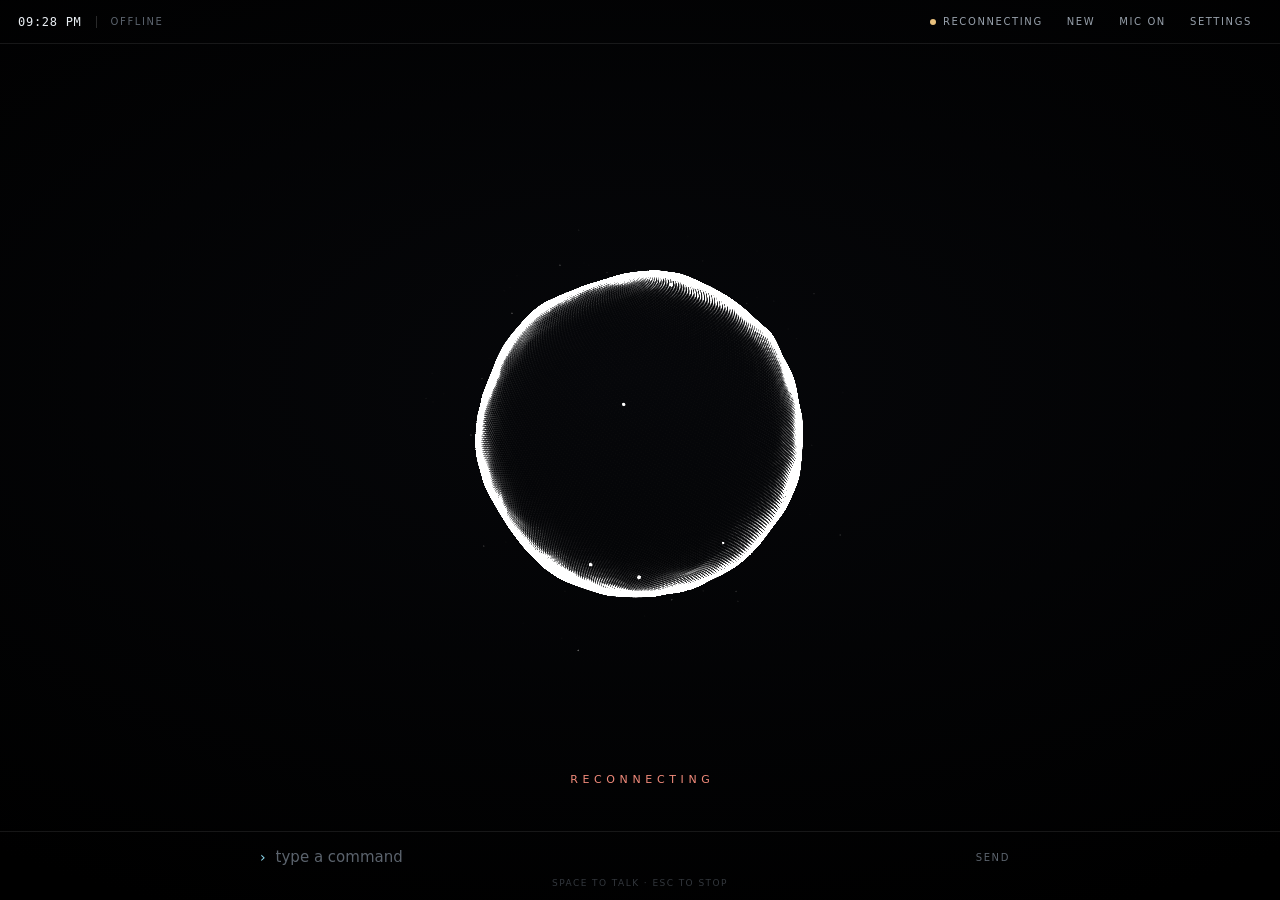
<file: ui/index.html>
<!DOCTYPE html>
<html lang="en">
<head>
<meta charset="utf-8">
<meta name="viewport" content="width=device-width, initial-scale=1, viewport-fit=cover">
<meta name="color-scheme" content="dark">
<title>Jarvis</title>
<link rel="stylesheet" href="style.css">
<script>
  // Opened from the menu bar dropdown: compact layout over native glass.
  if (/[?&]panel\b/.test(location.search)) document.documentElement.classList.add('panel');
  window.jarvisShown = function () { var i = document.getElementById('input'); if (i) i.focus(); };
</script>
</head>
<body>

<div class="app" id="app">

  <header class="topbar" id="topbar">
    <div class="bar-group">
      <span class="clock" id="clock">--:--</span>
      <span class="sep" aria-hidden="true"></span>
      <span class="label model" id="model">offline</span>
    </div>
    <div class="bar-group right">
      <span class="conn" id="conn" role="status" aria-label="Connection">
        <i class="dot" aria-hidden="true"></i><span class="label" id="connText">connecting</span>
      </span>
      <button class="btn label" id="ccBtn" type="button" title="Open the full Command Center window" hidden>center</button>
      <button class="btn label" id="newBtn" type="button" title="New conversation">new</button>
      <button class="btn label" id="micBtn" type="button" aria-pressed="false" title="Mute the microphone">
        <span id="micText">mic on</span>
      </button>
      <button class="btn label" id="settingsBtn" type="button" aria-expanded="false" aria-controls="drawer" title="Settings">settings</button>
    </div>
  </header>

  <main class="main">
    <section class="stage" id="stage">
      <canvas id="orb" aria-hidden="true"></canvas>
      <button class="orbHit" id="orbHit" type="button" aria-label="Activate Jarvis"></button>
      <div class="stageFoot">
        <div class="statusWord" id="statusWord" role="status" aria-live="polite">ready</div>
        <div class="statusDetail" id="statusDetail"></div>
        <div class="timers" id="timers"></div>
      </div>
    </section>

    <section class="stream" id="stream" aria-live="polite" aria-atomic="false" aria-label="Conversation"></section>
  </main>

  <div class="rail" id="rail"></div>

  <footer class="composer">
    <form id="composerForm" autocomplete="off">
      <span class="caret" aria-hidden="true">&rsaquo;</span>
      <input id="input" type="text" placeholder="type a command" aria-label="Type a command" spellcheck="false">
      <button class="btn label send" id="sendBtn" type="submit">send</button>
    </form>
    <div class="hint label" id="hint">space to talk &middot; esc to stop</div>
  </footer>

  <aside class="drawer" id="drawer" aria-hidden="true" aria-label="Settings">
    <div class="drawerHead">
      <span class="label big">settings</span>
      <button class="btn label" id="drawerClose" type="button" aria-label="Close settings">close</button>
    </div>
    <div class="drawerBody">
      <section class="group">
        <h2 class="label">Ollama</h2>
        <div class="row">
          <label class="label" for="setModel">โมเดล</label>
          <div class="ctl"><select id="setModel" disabled></select></div>
        </div>
        <p class="note" id="modelNote" role="status"></p>
      </section>

      <section class="group">
        <h2 class="label">voice</h2>
        <div class="row">
          <label class="label" for="setVoice">voice</label>
          <div class="ctl">
            <select id="setVoice" data-path="voice.thai_voice"></select>
            <button class="btn label" id="previewBtn" type="button">preview</button>
          </div>
        </div>
        <div class="row">
          <label class="label" for="setSpeed">rate</label>
          <div class="ctl">
            <input type="range" id="setSpeed" data-path="voice.speed" min="0.6" max="1.6" step="0.05">
            <output class="num" id="setSpeedOut"></output>
          </div>
        </div>
      </section>

      <section class="group">
        <h2 class="label">listening</h2>
        <div class="row">
          <label class="label" for="setLanguage">speech language</label>
          <div class="ctl"><select id="setLanguage" data-path="stt.language">
            <option value="auto">Thai + English (auto)</option><option value="th">Thai bias</option><option value="en">English</option>
          </select></div>
        </div>
        <div class="row">
          <label class="label" for="setWake">wake sensitivity</label>
          <div class="ctl">
            <input type="range" id="setWake" data-path="listening.wake_threshold" min="0.15" max="0.9" step="0.05">
            <output class="num" id="setWakeOut"></output>
          </div>
        </div>
        <div class="row">
          <label class="label" for="setPause">end-of-speech pause</label>
          <div class="ctl">
            <input type="range" id="setPause" data-path="listening.end_silence_ms" min="300" max="2500" step="50">
            <output class="num" id="setPauseOut"></output>
          </div>
        </div>
        <div class="row">
          <label class="label" for="setFollow">follow-up window</label>
          <div class="ctl">
            <input type="range" id="setFollow" data-path="listening.followup_seconds" min="0" max="15" step="0.5">
            <output class="num" id="setFollowOut"></output>
          </div>
        </div>
      </section>

      <section class="group">
        <h2 class="label">location</h2>
        <div class="row">
          <span class="label" id="placeLabel">อยู่ที่</span>
          <div class="ctl seg" role="radiogroup" aria-labelledby="placeLabel">
            <label><input type="radio" name="place" value="Hong Kong" data-path="location.city"><span>ฮ่องกง</span></label>
            <label><input type="radio" name="place" value="Bangkok" data-path="location.city"><span>กรุงเทพฯ</span></label>
          </div>
        </div>
        <p class="note">ใช้กับพยากรณ์อากาศเมื่อไม่ได้บอกชื่อเมือง</p>
      </section>

      <section class="group">
        <h2 class="label">behaviour</h2>
        <div class="row">
          <label class="label" for="setConfirm">confirm risky actions</label>
          <div class="ctl">
            <input type="checkbox" id="setConfirm" data-path="safety.confirm_risky" class="switch">
          </div>
        </div>
        <div class="row">
          <label class="label" for="setClaude">claude hand-off</label>
          <div class="ctl">
            <select id="setClaude" data-path="claude.mode">
              <option value="auto">auto</option>
              <option value="explicit">explicit</option>
              <option value="off">off</option>
            </select>
          </div>
        </div>
      </section>

      <section class="group">
        <h2 class="label">permissions</h2>
        <div class="perm" id="permAccess"><span class="label">accessibility</span><span class="permVal label">unknown</span></div>
        <div class="perm" id="permScreen"><span class="label">screen recording</span><span class="permVal label">unknown</span></div>
        <p class="note">Granted in System Settings &rsaquo; Privacy &amp; Security. Jarvis re-checks on reconnect.</p>
      </section>

    </div>
  </aside>

  <div class="scrim" id="scrim" hidden></div>
  <div class="toasts" id="toasts" aria-live="polite"></div>
</div>

<script type="module" src="app.js"></script>
</body>
</html>
</file>
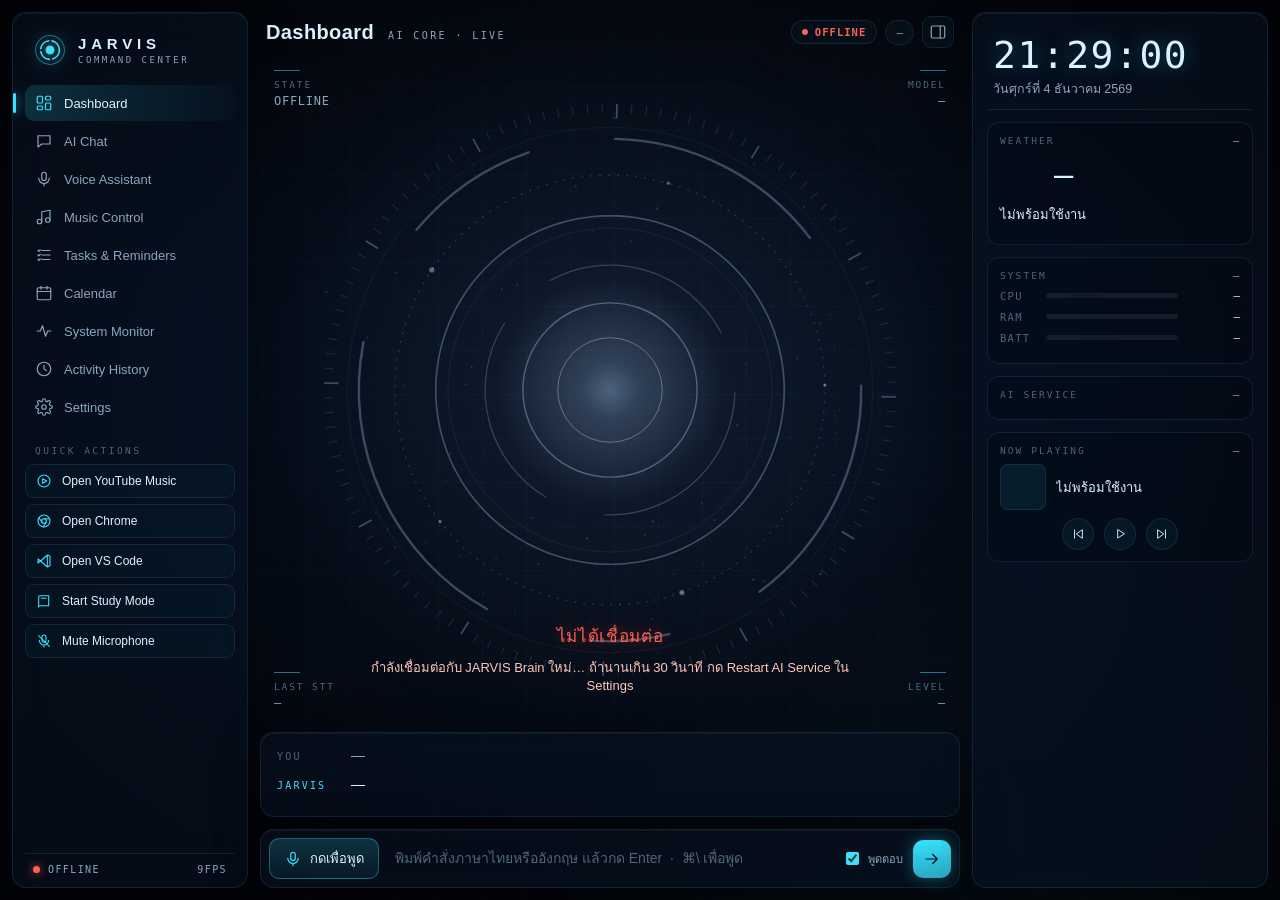
<file: ui/command.html>
<!doctype html>
<html lang="th">
<head>
<meta charset="utf-8">
<meta name="viewport" content="width=device-width, initial-scale=1">
<meta name="color-scheme" content="dark">
<title>JARVIS — Command Center</title>
<link rel="stylesheet" href="command.css">
</head>
<body>
<div class="backdrop" aria-hidden="true"><div class="grid"></div><div class="scan"></div><div class="vignette"></div></div>

<div class="shell" id="shell">
  <!-- ============================================================ sidebar -->
  <aside class="side glass">
    <div class="brand">
      <svg class="mark" viewBox="0 0 40 40" aria-hidden="true">
        <circle cx="20" cy="20" r="17" fill="none" stroke="currentColor" stroke-width="1.2" opacity=".45"/>
        <circle cx="20" cy="20" r="11" fill="none" stroke="currentColor" stroke-width="2" stroke-dasharray="14 4"/>
        <circle cx="20" cy="20" r="4.5" fill="currentColor"/>
      </svg>
      <div>
        <div class="brandName">JARVIS</div>
        <div class="brandSub">COMMAND CENTER</div>
      </div>
    </div>

    <nav class="nav" id="nav" aria-label="Sections">
      <button data-view="dashboard" class="active"><svg viewBox="0 0 24 24"><rect x="3" y="3" width="7" height="9" rx="1.5"/><rect x="14" y="3" width="7" height="5" rx="1.5"/><rect x="14" y="12" width="7" height="9" rx="1.5"/><rect x="3" y="16" width="7" height="5" rx="1.5"/></svg><span>Dashboard</span></button>
      <button data-view="chat"><svg viewBox="0 0 24 24"><path d="M4 5h16v11H9l-5 4z"/></svg><span>AI Chat</span></button>
      <button data-view="voice"><svg viewBox="0 0 24 24"><rect x="9" y="3" width="6" height="11" rx="3"/><path d="M5 11a7 7 0 0 0 14 0M12 18v3"/></svg><span>Voice Assistant</span></button>
      <button data-view="music"><svg viewBox="0 0 24 24"><path d="M9 18V5l11-2v13"/><circle cx="6" cy="18" r="3"/><circle cx="17" cy="16" r="3"/></svg><span>Music Control</span></button>
      <button data-view="tasks"><svg viewBox="0 0 24 24"><path d="M9 6h11M9 12h11M9 18h11"/><path d="M4 6l1 1 2-2M4 12l1 1 2-2M4 18l1 1 2-2"/></svg><span>Tasks &amp; Reminders</span></button>
      <button data-view="calendar"><svg viewBox="0 0 24 24"><rect x="3" y="5" width="18" height="16" rx="2"/><path d="M3 10h18M8 3v4M16 3v4"/></svg><span>Calendar</span></button>
      <button data-view="monitor"><svg viewBox="0 0 24 24"><path d="M3 12h4l3-7 4 14 3-7h4"/></svg><span>System Monitor</span></button>
      <button data-view="history"><svg viewBox="0 0 24 24"><circle cx="12" cy="12" r="9"/><path d="M12 7v5l3 2"/></svg><span>Activity History</span></button>
      <button data-view="settings"><svg viewBox="0 0 24 24"><circle cx="12" cy="12" r="3"/><path d="M19.4 15a1.6 1.6 0 0 0 .3 1.8l.1.1a2 2 0 1 1-2.8 2.8l-.1-.1a1.6 1.6 0 0 0-1.8-.3 1.6 1.6 0 0 0-1 1.5V21a2 2 0 1 1-4 0v-.1a1.6 1.6 0 0 0-1-1.5 1.6 1.6 0 0 0-1.8.3l-.1.1a2 2 0 1 1-2.8-2.8l.1-.1a1.6 1.6 0 0 0 .3-1.8 1.6 1.6 0 0 0-1.5-1H3a2 2 0 1 1 0-4h.1a1.6 1.6 0 0 0 1.5-1 1.6 1.6 0 0 0-.3-1.8l-.1-.1a2 2 0 1 1 2.8-2.8l.1.1a1.6 1.6 0 0 0 1.8.3H9a1.6 1.6 0 0 0 1-1.5V3a2 2 0 1 1 4 0v.1a1.6 1.6 0 0 0 1 1.5 1.6 1.6 0 0 0 1.8-.3l.1-.1a2 2 0 1 1 2.8 2.8l-.1.1a1.6 1.6 0 0 0-.3 1.8V9a1.6 1.6 0 0 0 1.5 1H21a2 2 0 1 1 0 4h-.1a1.6 1.6 0 0 0-1.5 1z"/></svg><span>Settings</span></button>
    </nav>

    <div class="sideLabel">QUICK ACTIONS</div>
    <div class="quick">
      <button data-action="open_ytm"><svg viewBox="0 0 24 24"><circle cx="12" cy="12" r="9"/><path d="M10 8.5v7l6-3.5z"/></svg>Open YouTube Music</button>
      <button data-action="open_chrome"><svg viewBox="0 0 24 24"><circle cx="12" cy="12" r="9"/><circle cx="12" cy="12" r="3.5"/><path d="M12 8.5h8M8.9 13.8 4.6 7M15 13.8 11 21"/></svg>Open Chrome</button>
      <button data-action="open_vscode"><svg viewBox="0 0 24 24"><path d="M17 3l4 2v14l-4 2-10-9 10-9zM17 3v18M7 12 3 9v6z"/></svg>Open VS Code</button>
      <button data-action="study_mode"><svg viewBox="0 0 24 24"><path d="M4 19V6a2 2 0 0 1 2-2h13v15H6a2 2 0 0 0-2 2zM8 8h7"/></svg>Start Study Mode</button>
      <button id="qaMute"><svg viewBox="0 0 24 24"><rect x="9" y="3" width="6" height="11" rx="3"/><path d="M5 11a7 7 0 0 0 14 0M12 18v3M4 4l16 16"/></svg><span>Mute Microphone</span></button>
    </div>

    <div class="sideFoot">
      <span class="dot" id="linkDot"></span><span id="linkText">CONNECTING</span>
      <span class="grow"></span><span class="mono" id="sideFps" title="AI core frame rate"></span>
    </div>
  </aside>

  <!-- ============================================================ main -->
  <main class="main">
    <header class="topbar">
      <div class="crumb">
        <h1 id="viewTitle">Dashboard</h1>
        <span id="viewSub">AI CORE · LIVE</span>
      </div>
      <div class="topRight">
        <span class="chip" id="chipState"><i></i><b>OFFLINE</b></span>
        <span class="chip mono" id="chipModel">—</span>
        <button class="iconBtn" id="togglePanel" title="แสดง/ซ่อนข้อมูลด้านขวา" aria-label="Toggle live panel"><svg viewBox="0 0 24 24"><rect x="3" y="4" width="18" height="16" rx="2"/><path d="M15 4v16"/></svg></button>
      </div>
    </header>

    <!-- Dashboard -->
    <section class="view active" id="view-dashboard" data-title="Dashboard" data-sub="AI CORE · LIVE">
      <div class="stageSlot" id="dashSlot">
        <div class="stage" id="stage">
          <canvas id="core" aria-hidden="true"></canvas>
          <div class="hud tl"><span>STATE</span><b id="hudState">—</b></div>
          <div class="hud tr"><span>MODEL</span><b id="hudModel">—</b></div>
          <div class="hud bl"><span>LAST STT</span><b id="hudStt">—</b></div>
          <div class="hud br"><span>LEVEL</span><b id="hudLevel">—</b></div>
          <div class="coreLabel">
            <div class="stateWord" id="stateWord">CONNECTING</div>
            <div class="stateDetail" id="stateDetail"></div>
          </div>
        </div>
      </div>
      <div class="convo glass" id="dashConvo">
        <div class="line user"><span class="who">YOU</span><span class="text" id="dashUser">—</span></div>
        <div class="line jarvis"><span class="who">JARVIS</span><div class="text md" id="dashReply">—</div></div>
        <div class="toolRow" id="dashTools"></div>
      </div>
      <form class="composer glass" id="dashForm" autocomplete="off">
        <button type="button" class="ptt" data-ptt><svg viewBox="0 0 24 24"><rect x="9" y="3" width="6" height="11" rx="3"/><path d="M5 11a7 7 0 0 0 14 0M12 18v3"/></svg><span>กดเพื่อพูด</span></button>
        <input name="text" placeholder="พิมพ์คำสั่งภาษาไทยหรืออังกฤษ แล้วกด Enter  ·  ⌘\ เพื่อพูด" aria-label="Command">
        <label class="speakToggle" title="ให้ JARVIS พูดคำตอบ"><input type="checkbox" data-speak checked><span>พูดตอบ</span></label>
        <button class="send" type="submit" aria-label="Send"><svg viewBox="0 0 24 24"><path d="M4 12h15M13 6l6 6-6 6"/></svg></button>
      </form>
    </section>

    <!-- Chat -->
    <section class="view" id="view-chat" data-title="AI Chat" data-sub="HISTORY · TOOLS · MODELS">
      <div class="chatHead glass">
        <label class="field inline">โมเดล <select id="chatModel"></select></label>
        <span class="note" id="chatModelNote"></span>
        <span class="grow"></span>
        <button class="btn ghost" id="chatMore">โหลดประวัติเพิ่ม</button>
        <button class="btn ghost" id="chatNew">เริ่มบทสนทนาใหม่</button>
      </div>
      <div class="chatLog glass" id="chatLog" aria-live="polite"></div>
      <form class="composer glass" id="chatForm" autocomplete="off">
        <button type="button" class="ptt" data-ptt><svg viewBox="0 0 24 24"><rect x="9" y="3" width="6" height="11" rx="3"/><path d="M5 11a7 7 0 0 0 14 0M12 18v3"/></svg><span>พูด</span></button>
        <textarea name="text" rows="1" placeholder="พิมพ์ข้อความ… (Enter ส่ง, Shift+Enter ขึ้นบรรทัดใหม่)" aria-label="Message"></textarea>
        <label class="speakToggle"><input type="checkbox" data-speak checked><span>พูดตอบ</span></label>
        <button class="send" type="submit" aria-label="Send"><svg viewBox="0 0 24 24"><path d="M4 12h15M13 6l6 6-6 6"/></svg></button>
      </form>
    </section>

    <!-- Voice -->
    <section class="view" id="view-voice" data-title="Voice Assistant" data-sub="HEY JARVIS · PUSH TO TALK">
      <div class="voiceGrid">
        <div class="stageSlot" id="voiceSlot"></div>
        <div class="voiceSide">
          <div class="card glass">
            <h3>การฟัง</h3>
            <div class="row"><span>Wake word “Hey Jarvis”</span><input type="checkbox" class="switch" data-cfg="listening.wake_word_enabled"></div>
            <div class="row"><span>ไมโครโฟน</span><button class="btn" id="voiceMute">ปิดไมค์</button></div>
            <div class="row"><span>ระดับเสียงไมค์ (ขณะฟัง)</span><div class="meter"><i id="micMeter"></i></div></div>
            <button class="btn primary wide" data-ptt>กดเพื่อพูด</button>
            <p class="note">กด ⌘\ จากแอปไหนก็ได้ หรือพูด “Hey Jarvis” · ไมค์จะส่งระดับเสียงเฉพาะตอนกำลังฟังจริง</p>
          </div>
          <div class="card glass">
            <h3>สถานะเสียง</h3>
            <dl class="kv" id="voiceKv"></dl>
          </div>
          <div class="card glass grow">
            <h3>สิ่งที่ได้ยินล่าสุด</h3>
            <ol class="heard" id="heard"></ol>
          </div>
        </div>
      </div>
    </section>

    <!-- Music -->
    <section class="view" id="view-music" data-title="Music Control" data-sub="YOUTUBE MUSIC">
      <div class="musicHero glass" id="musicHero">
        <div class="art" id="musicArt"><div class="artEmpty">♪</div></div>
        <div class="musicMeta">
          <div class="eyebrow" id="musicStatus">—</div>
          <h2 id="musicTitle">ยังไม่มีเพลง</h2>
          <div class="artist" id="musicArtist"></div>
          <div class="album" id="musicAlbum"></div>
          <div class="progress"><span class="mono" id="musicPos">0:00</span><div class="bar"><i id="musicBar"></i></div><span class="mono" id="musicDur">0:00</span></div>
          <div class="transport">
            <button class="round" data-music="previous" title="เพลงก่อนหน้า" aria-label="Previous"><svg viewBox="0 0 24 24"><path d="M6 5v14M19 5 9 12l10 7z"/></svg></button>
            <button class="round big" data-music="toggle" id="musicToggle" title="เล่น/หยุด" aria-label="Play or pause"><svg viewBox="0 0 24 24"><path d="M8 5v14l11-7z"/></svg></button>
            <button class="round" data-music="next" title="เพลงถัดไป" aria-label="Next"><svg viewBox="0 0 24 24"><path d="M18 5v14M5 5l10 7-10 7z"/></svg></button>
            <div class="vol"><svg viewBox="0 0 24 24"><path d="M4 9h4l5-4v14l-5-4H4z"/><path d="M16 9a4 4 0 0 1 0 6"/></svg><input type="range" id="musicVol" min="0" max="100" step="1" aria-label="System volume"><span class="mono" id="musicVolOut">—</span></div>
          </div>
        </div>
      </div>
      <form class="composer glass" id="musicForm" autocomplete="off">
        <svg class="lead" viewBox="0 0 24 24"><circle cx="11" cy="11" r="7"/><path d="m20 20-4-4"/></svg>
        <input name="q" placeholder="ชื่อเพลง เช่น Shape of You ของ Ed Sheeran" aria-label="Song">
        <button class="btn primary" type="submit">เปิดเพลง</button>
        <button class="btn ghost" type="button" data-music="open">เปิด YouTube Music</button>
        <button class="btn ghost" type="button" data-music="liked">เพลงที่ชอบ</button>
      </form>
      <p class="note pad" id="musicNote">ควบคุมผ่านเครื่องมือ YouTube Music เดิมใน Chrome · ตรวจว่าเพลงเล่นจริงก่อนรายงาน</p>
    </section>

    <!-- Tasks -->
    <section class="view" id="view-tasks" data-title="Tasks & Reminders" data-sub="TIMERS · REMINDERS">
      <div class="cols">
        <div class="card glass">
          <h3>ตั้งเวลาที่กำลังนับ</h3>
          <ul class="list" id="timerList"></ul>
          <form class="inlineForm" id="timerForm" autocomplete="off">
            <input name="duration" placeholder="ระยะเวลา เช่น 25 minutes" required>
            <input name="label" placeholder="ชื่อ (ไม่บังคับ)">
            <button class="btn primary">ตั้งเวลา</button>
          </form>
          <button class="btn ghost" data-act="timers_cancel_all">ยกเลิกทั้งหมด</button>
        </div>
        <div class="card glass">
          <h3>Reminders</h3>
          <div class="btnRow"><button class="btn" data-act="reminders_today">วันนี้</button><button class="btn" data-act="reminders_all">ทั้งหมด</button></div>
          <div class="result" id="remindersOut">กด “วันนี้” เพื่ออ่านจากแอป Reminders (ครั้งแรก macOS อาจขอสิทธิ์)</div>
          <form class="inlineForm" id="reminderForm" autocomplete="off">
            <input name="text" placeholder="เตือนเรื่อง เช่น โทรหาแม่" required>
            <input name="when" placeholder="เมื่อไร เช่น tomorrow at 9am">
            <button class="btn primary">เพิ่ม</button>
          </form>
        </div>
      </div>
    </section>

    <!-- Calendar -->
    <section class="view" id="view-calendar" data-title="Calendar" data-sub="APPLE CALENDAR">
      <div class="cols">
        <div class="card glass">
          <h3>นัดหมาย</h3>
          <div class="btnRow"><button class="btn" data-act="calendar_today">วันนี้</button><button class="btn" data-act="calendar_tomorrow">พรุ่งนี้</button></div>
          <div class="result" id="calendarOut">กด “วันนี้” เพื่ออ่านจากแอป Calendar (ครั้งแรก macOS อาจขอสิทธิ์)</div>
        </div>
        <div class="card glass">
          <h3>เพิ่มนัด</h3>
          <form class="stackForm" id="eventForm" autocomplete="off">
            <input name="title" placeholder="ชื่อนัด เช่น ประชุมทีม" required>
            <input name="start" placeholder="เริ่ม เช่น tomorrow at 3pm" required>
            <input name="duration_minutes" type="number" min="5" step="5" value="60" aria-label="Duration minutes">
            <button class="btn primary">เพิ่มลงปฏิทิน</button>
          </form>
          <p class="note">JARVIS จะถามยืนยันก่อนสร้างตามระบบเดิม</p>
        </div>
      </div>
    </section>

    <!-- Monitor -->
    <section class="view" id="view-monitor" data-title="System Monitor" data-sub="MACBOOK · LOCAL AI">
      <div class="gauges">
        <div class="card glass gauge"><h3>CPU</h3><div class="big mono" id="monCpu">—</div><canvas class="spark" id="sparkCpu"></canvas></div>
        <div class="card glass gauge"><h3>Memory</h3><div class="big mono" id="monMem">—</div><div class="sub mono" id="monMemSub"></div><canvas class="spark" id="sparkMem"></canvas></div>
        <div class="card glass gauge"><h3>Battery</h3><div class="big mono" id="monBat">—</div><div class="sub" id="monBatSub"></div></div>
        <div class="card glass gauge"><h3>AI Core</h3><div class="big mono" id="monFps">—</div><div class="sub mono" id="monFpsSub"></div></div>
      </div>
      <div class="cols">
        <div class="card glass"><h3>Local AI services</h3><dl class="kv" id="monAi"></dl></div>
        <div class="card glass"><h3>Audio &amp; brain</h3><dl class="kv" id="monBrain"></dl></div>
      </div>
    </section>

    <!-- History -->
    <section class="view" id="view-history" data-title="Activity History" data-sub="EPISODES · TOOLS · CONVERSATION">
      <div class="cols wide-left">
        <div class="card glass scroll"><h3>สิ่งที่ JARVIS ทำล่าสุด</h3><ol class="episodes" id="episodes"></ol></div>
        <div class="card glass scroll"><h3>สถิติเครื่องมือ</h3><table class="table" id="toolStats"></table></div>
      </div>
    </section>

    <!-- Settings -->
    <section class="view" id="view-settings" data-title="Settings" data-sub="PERSONALIZATION · SYSTEM">
      <div class="settings">
        <div class="card glass">
          <h3>ภาษาและเสียง</h3>
          <div class="row"><span>ภาษา JARVIS</span><select data-cfg="language"><option value="th">ไทย</option><option value="en">English</option></select></div>
          <div class="row"><span>เสียงพูด</span><div class="ctl"><select id="setVoice"></select><button class="btn ghost" id="previewVoice">ลองฟัง</button></div></div>
          <div class="row"><span>ความเร็วการพูด</span><div class="ctl"><input type="range" data-cfg="voice.speed" min="0.6" max="1.6" step="0.01"><output class="mono" data-out="voice.speed"></output></div></div>
          <div class="row"><span>ภาษาที่ฟัง</span><select data-cfg="stt.language"><option value="auto">ไทย + อังกฤษ (อัตโนมัติ)</option><option value="th">เน้นไทย</option><option value="en">English</option></select></div>
        </div>
        <div class="card glass">
          <h3>การฟัง</h3>
          <div class="row"><span>Wake word “Hey Jarvis”</span><input type="checkbox" class="switch" data-cfg="listening.wake_word_enabled"></div>
          <div class="row"><span>ความไวของ wake word</span><div class="ctl"><input type="range" data-cfg="listening.wake_threshold" min="0.15" max="0.9" step="0.05"><output class="mono" data-out="listening.wake_threshold"></output></div></div>
          <div class="row"><span>ไมโครโฟน</span><div class="ctl"><select id="setMic"></select></div></div>
          <p class="note" id="micNote"></p>
        </div>
        <div class="card glass">
          <h3>AI Model</h3>
          <div class="row"><span>โมเดลใน Ollama</span><select id="setModel"></select></div>
          <p class="note" id="setModelNote"></p>
        </div>
        <div class="card glass">
          <h3>หน้าตา</h3>
          <div class="row"><span>Animation</span><select data-cfg="ui.animation"><option value="high">High (60 fps)</option><option value="balanced">Balanced (30 fps)</option><option value="minimal">Minimal</option></select></div>
          <div class="row"><span>สีหลัก</span><div class="swatches" id="accentSwatches"></div></div>
          <p class="note">macOS “Reduce motion” จะหยุดการหมุนทั้งหมดอัตโนมัติ</p>
        </div>
        <div class="card glass">
          <h3>ตำแหน่ง</h3>
          <div class="row"><span>อยู่ที่ (ใช้กับพยากรณ์อากาศ)</span>
            <div class="seg" role="radiogroup">
              <label><input type="radio" name="ccPlace" value="Hong Kong" data-cfg="location.city"><span>ฮ่องกง</span></label>
              <label><input type="radio" name="ccPlace" value="Bangkok" data-cfg="location.city"><span>กรุงเทพฯ</span></label>
            </div>
          </div>
        </div>
        <div class="card glass">
          <h3>ระบบ</h3>
          <div class="row native-only"><span>เปิดเมื่อ Login</span><input type="checkbox" class="switch" id="setLogin"></div>
          <dl class="kv" id="setBackend"></dl>
          <div class="btnRow native-only">
            <button class="btn" id="restartBrain">Restart AI Service</button>
            <button class="btn ghost" id="openLogs">Open Logs</button>
            <button class="btn ghost" id="openPerms">Privacy &amp; Permissions</button>
          </div>
          <p class="note">เสียง การถอดเสียง และโมเดลแชตทำงานในเครื่อง · YouTube Music, พยากรณ์อากาศ และค้นเว็บใช้อินเทอร์เน็ตตามปกติ</p>
          <p class="note browser-only">ปุ่ม Restart / Logs / Permissions / Login ใช้ได้ในแอป Jarvis</p>
        </div>
      </div>
    </section>
  </main>

  <!-- ============================================================ live panel -->
  <aside class="live glass" id="live">
    <div class="clock">
      <div class="time mono" id="clockTime">--:--</div>
      <div class="date" id="clockDate"></div>
    </div>

    <div class="tile" id="weatherTile">
      <div class="tileHead"><span>WEATHER</span><b id="wxCity">—</b></div>
      <div class="wxMain"><svg class="wxIcon" id="wxIcon" viewBox="0 0 48 48"></svg><div class="wxTemp mono" id="wxTemp">—</div></div>
      <div class="wxSky" id="wxSky">ไม่พร้อมใช้งาน</div>
      <div class="wxMeta mono" id="wxMeta"></div>
    </div>

    <div class="tile">
      <div class="tileHead"><span>SYSTEM</span><b id="sysOk">—</b></div>
      <div class="metric"><span>CPU</span><div class="bar"><i id="cpuBar"></i></div><b class="mono" id="cpuVal">—</b></div>
      <div class="metric"><span>RAM</span><div class="bar"><i id="memBar"></i></div><b class="mono" id="memVal">—</b></div>
      <div class="metric"><span>BATT</span><div class="bar"><i id="batBar"></i></div><b class="mono" id="batVal">—</b></div>
      <div class="sub" id="batState"></div>
    </div>

    <div class="tile">
      <div class="tileHead"><span>AI SERVICE</span><b id="aiOk">—</b></div>
      <dl class="kv tight" id="aiKv"></dl>
    </div>

    <div class="tile nowPlaying" id="nowTile">
      <div class="tileHead"><span>NOW PLAYING</span><b id="npState">—</b></div>
      <div class="np">
        <div class="npArt" id="npArt"></div>
        <div class="npText"><div class="npTitle" id="npTitle">ไม่พร้อมใช้งาน</div><div class="npArtist" id="npArtist"></div></div>
      </div>
      <div class="npCtl">
        <button data-music="previous" aria-label="Previous"><svg viewBox="0 0 24 24"><path d="M6 5v14M19 5 9 12l10 7z"/></svg></button>
        <button data-music="toggle" id="npToggle" aria-label="Play or pause"><svg viewBox="0 0 24 24"><path d="M8 5v14l11-7z"/></svg></button>
        <button data-music="next" aria-label="Next"><svg viewBox="0 0 24 24"><path d="M18 5v14M5 5l10 7-10 7z"/></svg></button>
      </div>
    </div>
  </aside>
</div>

<div class="modalBack" id="confirmBack" hidden>
  <div class="modal glass" role="alertdialog" aria-modal="true" aria-labelledby="confirmTitle">
    <div class="eyebrow warn">ต้องยืนยัน</div>
    <h2 id="confirmTitle">—</h2>
    <p id="confirmDetail"></p>
    <div class="btnRow end">
      <button class="btn ghost" id="confirmNo">ยกเลิก</button>
      <button class="btn primary warn" id="confirmYes">อนุญาต</button>
    </div>
  </div>
</div>
<div class="toasts" id="toasts" aria-live="polite"></div>

<script type="module" src="command.js"></script>
</body>
</html>
</file>
<file: ui/style.css>
/* Jarvis console.
   Near-black instrument panel: hairlines, small-caps labels, one cold accent.
   Nothing decorative - every rule here is either layout, contrast or state. */

:root {
  --bg: #05060a;
  --bg-deep: #000000;
  --fg: #e9eef3;
  --fg-dim: #97a0ab;
  --fg-faint: #5b636d;
  --line: rgba(255, 255, 255, 0.085);
  --line-strong: rgba(255, 255, 255, 0.16);
  --accent: #8fdcf3;
  --accent-dim: rgba(143, 220, 243, 0.45);
  --ok: #7fd6a8;
  --warn: #e8c07d;
  --bad: #f08a7a;
  --mono: ui-monospace, "SF Mono", SFMono-Regular, Menlo, monospace;
  --sans: system-ui, -apple-system, "Helvetica Neue", sans-serif;
  --pad: 18px;
}

* { box-sizing: border-box; }

html, body {
  height: 100%;
  margin: 0;
  background: var(--bg-deep);
  color: var(--fg);
  font-family: var(--sans);
  font-weight: 300;
  font-size: 14px;
  -webkit-font-smoothing: antialiased;
  overflow: hidden;
}

body {
  background:
    radial-gradient(120% 90% at 50% 42%, #06070a 0%, #000 72%);
}

button, input, select { font: inherit; color: inherit; }
button { cursor: pointer; }

::selection { background: rgba(143, 220, 243, 0.25); }

:focus-visible {
  outline: 1px solid var(--accent);
  outline-offset: 2px;
}

.label {
  font-size: 10px;
  letter-spacing: 0.16em;
  text-transform: uppercase;
  font-weight: 400;
  color: var(--fg-dim);
}
.label.big { font-size: 11px; color: var(--fg); letter-spacing: 0.22em; }

/* ---------------------------------------------------------------- layout */

.app {
  display: grid;
  grid-template-rows: auto minmax(0, 1fr) auto auto;
  height: 100%;
}

.topbar {
  display: flex;
  align-items: center;
  justify-content: space-between;
  gap: 12px;
  padding: 10px var(--pad);
  border-bottom: 1px solid var(--line);
}

.bar-group { display: flex; align-items: center; gap: 14px; }
.bar-group.right { gap: 4px; }

.clock {
  font-family: var(--mono);
  font-size: 12px;
  letter-spacing: 0.06em;
  color: var(--fg);
  font-variant-numeric: tabular-nums;
}

.sep { width: 1px; height: 12px; background: var(--line-strong); }

.model { color: var(--fg-faint); }

.conn { display: inline-flex; align-items: center; gap: 7px; margin-right: 10px; }
.conn .dot {
  width: 6px; height: 6px; border-radius: 50%;
  background: var(--fg-faint);
  box-shadow: 0 0 0 0 transparent;
  transition: background 240ms linear;
}
.conn.up .dot { background: var(--accent); box-shadow: 0 0 8px var(--accent-dim); }
.conn.down .dot { background: var(--warn); animation: pulse 1.4s ease-in-out infinite; }
@keyframes pulse { 50% { opacity: 0.25; } }

.btn {
  background: none;
  border: 1px solid transparent;
  padding: 5px 9px;
  color: var(--fg-dim);
  transition: color 140ms linear, border-color 140ms linear;
}
.btn:hover { color: var(--fg); border-color: var(--line); }
.btn[aria-pressed="true"] { color: var(--bad); }
.btn.send { color: var(--fg-faint); }
.btn.send:hover { color: var(--accent); }

/* ------------------------------------------------------------------ main */

.main {
  display: grid;
  grid-template-rows: minmax(0, 1fr) auto;
  min-height: 0;
}

.stage {
  position: relative;
  min-height: 46vh;
  display: grid;
  place-items: center;
}

#orb {
  position: absolute;
  inset: 0;
  width: 100%;
  height: 100%;
  display: block;
}
#orb.orb-unavailable { background: radial-gradient(circle at 50% 50%, #12161c 0%, #000 70%); }

.orbHit {
  position: absolute;
  inset: 8% 8% 14%;
  background: none;
  border: 0;
  padding: 0;
}

.stageFoot {
  position: absolute;
  left: 0; right: 0; bottom: 14px;
  display: flex;
  flex-direction: column;
  align-items: center;
  gap: 6px;
  pointer-events: none;
}

.statusWord {
  font-size: 11px;
  letter-spacing: 0.42em;
  text-indent: 0.42em;
  text-transform: uppercase;
  color: var(--fg-dim);
  transition: color 400ms linear, opacity 400ms linear;
}
.statusWord.hot { color: var(--accent); }
.statusWord.bad { color: var(--bad); }
.statusWord.off { color: var(--fg-faint); }

.statusDetail {
  font-size: 12px;
  color: var(--fg-faint);
  max-width: 70%;
  text-align: center;
  overflow: hidden;
  text-overflow: ellipsis;
  white-space: nowrap;
  min-height: 1em;
}

.timers { display: flex; gap: 14px; flex-wrap: wrap; justify-content: center; }
.timer {
  display: inline-flex; align-items: baseline; gap: 7px;
  font-size: 11px; color: var(--fg-faint);
}
.timer b {
  font-family: var(--mono);
  font-weight: 400;
  font-variant-numeric: tabular-nums;
  color: var(--fg-dim);
}

/* -------------------------------------------------------------- transcript */

.stream {
  max-height: 30vh;
  overflow-y: auto;
  padding: 4px var(--pad) 2px;
  border-top: 1px solid transparent;
  scrollbar-width: thin;
  scrollbar-color: var(--line-strong) transparent;
  -webkit-mask-image: linear-gradient(to bottom, transparent 0, #000 42px);
  mask-image: linear-gradient(to bottom, transparent 0, #000 42px);
}
.stream:not(:empty) { border-top-color: var(--line); padding-top: 16px; }
.stream::-webkit-scrollbar { width: 6px; }
.stream::-webkit-scrollbar-thumb { background: var(--line-strong); }

.turn {
  max-width: 760px;
  margin: 0 auto 18px;
  opacity: 0.42;
  transition: opacity 500ms linear;
}
.turn:nth-last-child(2) { opacity: 0.72; }
.turn:last-child { opacity: 1; margin-bottom: 8px; }

.said {
  display: flex;
  gap: 12px;
  font-size: 15px;
  line-height: 1.5;
  color: var(--fg);
  margin-bottom: 8px;
}
.said .who {
  flex: 0 0 auto;
  font-size: 10px;
  letter-spacing: 0.16em;
  text-transform: uppercase;
  color: var(--fg-faint);
  padding-top: 5px;
  width: 42px;
}
.said .body { min-width: 0; flex: 1; }
.said.user .body { color: var(--fg-dim); }
.said.jarvis .body { color: var(--fg); }

.body p { margin: 0 0 0.6em; }
.body p:last-child { margin-bottom: 0; }
.body ul { margin: 0 0 0.6em; padding-left: 1.1em; list-style: none; }
.body li { position: relative; margin: 0.2em 0; }
.body li::before {
  content: "";
  position: absolute;
  left: -0.95em; top: 0.62em;
  width: 4px; height: 1px;
  background: var(--fg-faint);
}
.body code {
  font-family: var(--mono);
  font-size: 0.88em;
  background: rgba(255, 255, 255, 0.06);
  padding: 1px 4px;
  color: var(--accent);
}
.body pre {
  font-family: var(--mono);
  font-size: 12px;
  line-height: 1.5;
  background: rgba(255, 255, 255, 0.035);
  border-left: 1px solid var(--line-strong);
  padding: 8px 10px;
  margin: 0 0 0.6em;
  overflow-x: auto;
}
.body pre code { background: none; padding: 0; color: var(--fg-dim); }
.body a { color: var(--accent); text-decoration: none; border-bottom: 1px solid var(--accent-dim); }
.body a:hover { border-bottom-color: var(--accent); }
.body strong { font-weight: 500; color: #fff; }
.body em { font-style: italic; }

.cursor {
  display: inline-block;
  width: 6px; height: 1em;
  margin-left: 2px;
  background: var(--accent);
  vertical-align: -0.15em;
  animation: blink 1.1s steps(2, end) infinite;
}
@keyframes blink { 50% { opacity: 0; } }

/* tool chips */
.tools { display: flex; flex-direction: column; gap: 4px; margin: 0 0 8px 54px; }
.chip {
  display: flex;
  align-items: center;
  gap: 8px;
  font-family: var(--mono);
  font-size: 11px;
  color: var(--fg-faint);
  letter-spacing: 0.02em;
}
.chip .mark { width: 10px; text-align: center; color: var(--fg-faint); }
.chip.running .mark { animation: blink 1s steps(2, end) infinite; color: var(--accent); }
.chip.ok .mark { color: var(--ok); }
.chip.error .mark { color: var(--bad); }
.chip .args { color: rgba(255, 255, 255, 0.22); overflow: hidden; text-overflow: ellipsis; white-space: nowrap; }
.chip .res { color: var(--fg-faint); overflow: hidden; text-overflow: ellipsis; white-space: nowrap; }

/* ------------------------------------------------------------------ rail */

.rail { padding: 0 var(--pad); display: flex; flex-direction: column; gap: 8px; }
.rail:not(:empty) { padding-bottom: 10px; }

.card {
  max-width: 760px;
  width: 100%;
  margin: 0 auto;
  border: 1px solid var(--line-strong);
  padding: 12px 14px;
  background: rgba(255, 255, 255, 0.02);
  animation: rise 220ms ease-out;
}
@keyframes rise { from { opacity: 0; transform: translateY(6px); } }
.card.confirm { border-color: var(--accent-dim); }
.card .cardTop { display: flex; align-items: baseline; justify-content: space-between; gap: 12px; }
.card .q { font-size: 15px; line-height: 1.45; margin: 6px 0 0; }
.card .detail { font-size: 12px; color: var(--fg-faint); margin: 6px 0 0; white-space: pre-wrap; }
.card .actions { display: flex; gap: 8px; margin-top: 12px; }
.card .actions .btn { border-color: var(--line); padding: 6px 14px; }
.card .actions .yes { color: var(--accent); border-color: var(--accent-dim); }
.card .actions .yes:hover { background: rgba(143, 220, 243, 0.08); }
.card .actions .no:hover { color: var(--bad); border-color: rgba(240, 138, 122, 0.4); }
.card .prog { font-size: 12px; color: var(--fg-dim); margin: 6px 0 0; }
.card.done { border-color: var(--line); }
.card.error { border-color: rgba(240, 138, 122, 0.45); }
.card .spin { color: var(--accent); animation: blink 1s steps(2, end) infinite; }

/* -------------------------------------------------------------- composer */

.composer { border-top: 1px solid var(--line); padding: 10px var(--pad) 12px; }
.composer form {
  display: flex;
  align-items: center;
  gap: 10px;
  max-width: 760px;
  margin: 0 auto;
}
.caret { color: var(--accent); font-size: 14px; }
#input {
  flex: 1;
  background: none;
  border: 0;
  padding: 6px 0;
  font-size: 15px;
  font-weight: 300;
  color: var(--fg);
}
#input::placeholder { color: var(--fg-faint); }
#input:focus { outline: none; }
.composer form:focus-within { border-bottom: 1px solid var(--line-strong); }
.hint { text-align: center; margin-top: 6px; color: var(--fg-faint); opacity: 0.55; font-size: 9px; }

/* --------------------------------------------------------------- drawer */

.scrim {
  position: fixed;
  inset: 0;
  background: rgba(0, 0, 0, 0.5);
  animation: fade 200ms ease-out;
}
@keyframes fade { from { opacity: 0; } }

.drawer {
  position: fixed;
  top: 0; right: 0; bottom: 0;
  width: min(380px, 86vw);
  background: #070809;
  border-left: 1px solid var(--line-strong);
  transform: translateX(101%);
  transition: transform 320ms cubic-bezier(0.22, 0.61, 0.36, 1);
  display: flex;
  flex-direction: column;
  z-index: 10;
}
.drawer.open { transform: none; }
.drawerHead {
  display: flex; align-items: center; justify-content: space-between;
  padding: 14px var(--pad);
  border-bottom: 1px solid var(--line);
}
.drawerBody { overflow-y: auto; padding: 4px var(--pad) 28px; scrollbar-width: thin; }

.group { padding: 18px 0; border-bottom: 1px solid var(--line); }
.group:last-child { border-bottom: 0; }
.group h2 { margin: 0 0 12px; }

.row {
  display: grid;
  grid-template-columns: 1fr auto;
  align-items: center;
  gap: 10px;
  padding: 7px 0;
}
.row .ctl { display: flex; align-items: center; gap: 10px; }
.num {
  font-family: var(--mono);
  font-size: 11px;
  color: var(--fg-dim);
  width: 52px;
  text-align: right;
  font-variant-numeric: tabular-nums;
}

select {
  background: #0b0d10;
  border: 1px solid var(--line-strong);
  color: var(--fg);
  padding: 5px 8px;
  font-size: 12px;
  border-radius: 0;
}

input[type="range"] {
  -webkit-appearance: none;
  appearance: none;
  width: 140px;
  height: 16px;
  background: none;
}
input[type="range"]::-webkit-slider-runnable-track {
  height: 1px;
  background: var(--line-strong);
}
input[type="range"]::-webkit-slider-thumb {
  -webkit-appearance: none;
  width: 9px; height: 9px;
  margin-top: -4px;
  background: var(--accent);
  border-radius: 50%;
}

.switch {
  -webkit-appearance: none;
  appearance: none;
  width: 34px; height: 16px;
  border: 1px solid var(--line-strong);
  background: #0b0d10;
  position: relative;
  margin: 0;
}
.switch::after {
  content: "";
  position: absolute;
  top: 2px; left: 2px;
  width: 10px; height: 10px;
  background: var(--fg-faint);
  transition: transform 180ms ease, background 180ms linear;
}
.switch:checked { border-color: var(--accent-dim); }
.switch:checked::after { transform: translateX(16px); background: var(--accent); }

/* Two-way switch: radio buttons drawn as joined segments. */
.row .ctl.seg { gap: 0; }
.seg label { position: relative; cursor: pointer; }
.seg input { position: absolute; opacity: 0; pointer-events: none; margin: 0; }
.seg span {
  display: inline-block;
  padding: 5px 12px;
  font-size: 12px;
  color: var(--fg-dim);
  background: #0b0d10;
  border: 1px solid var(--line-strong);
  transition: background 140ms linear, color 140ms linear;
}
.seg label + label span { border-left: 0; }
.seg input:checked + span { color: var(--bg-deep); background: var(--accent); border-color: var(--accent); }
.seg input:focus-visible + span { outline: 1px solid var(--accent); outline-offset: 2px; }

.perm { display: flex; justify-content: space-between; padding: 7px 0; }
.permVal.yes { color: var(--ok); }
.permVal.no { color: var(--warn); }
.note { font-size: 11px; color: var(--fg-faint); line-height: 1.5; margin: 10px 0 0; }

/* --------------------------------------------------------------- toasts */

.toasts {
  position: fixed;
  top: 52px; left: 50%;
  transform: translateX(-50%);
  display: flex; flex-direction: column; gap: 6px;
  z-index: 20;
  pointer-events: none;
}
.toast {
  border: 1px solid var(--line-strong);
  background: #0a0c0f;
  padding: 8px 14px;
  font-size: 12px;
  color: var(--fg-dim);
  animation: rise 200ms ease-out;
}
.toast.warn { border-color: rgba(232, 192, 125, 0.4); color: var(--warn); }
.toast.error { border-color: rgba(240, 138, 122, 0.45); color: var(--bad); }

/* ----------------------------------------------------------- mini mode */

body.mini, body.mini html { background: transparent; }
body.mini .topbar,
body.mini .stream,
body.mini .rail,
body.mini .composer,
body.mini .drawer,
body.mini .scrim,
body.mini .toasts,
body.mini .timers,
body.mini .statusWord { display: none; }

body.mini .app { grid-template-rows: minmax(0, 1fr); }
body.mini .main { grid-template-rows: minmax(0, 1fr); }
body.mini .stageFoot { bottom: 8px; pointer-events: none; }
body.mini .statusDetail {
  font-size: 10px;
  letter-spacing: 0.18em;
  text-transform: uppercase;
  color: var(--fg-dim);
  max-width: 92%;
}
body.mini .statusDetail.caption {
  letter-spacing: 0.01em;
  text-transform: none;
  font-size: 12px;
  color: var(--fg-dim);
}
body.mini .orbHit { inset: 0; }

@media (prefers-reduced-motion: reduce) {
  *, *::before, *::after {
    animation-duration: 0.001ms !important;
    animation-iteration-count: 1 !important;
    transition-duration: 0.001ms !important;
  }
}

@media (max-height: 620px) {
  .stream { max-height: 32vh; }
  .hint { display: none; }
}


/* ============================================================ menu bar panel
   392 x 600, drawn over NSVisualEffectView glass. Same instrument language as
   the full window - hairlines, small caps, one cold accent - just denser. */

html.panel, html.panel body { background: transparent; }
html.panel body {
  background:
    radial-gradient(90% 55% at 50% 26%, rgba(143, 220, 243, 0.05) 0%, transparent 70%),
    linear-gradient(180deg, rgba(4, 6, 10, 0.30) 0%, rgba(0, 0, 0, 0.66) 100%);
}
html.panel { --pad: 16px; }

html.panel .topbar { padding: 14px 14px 6px 18px; border-bottom: 0; }
html.panel #clock, html.panel .topbar .sep, html.panel #connText { display: none; }
html.panel .bar-group { gap: 8px; }
html.panel .bar-group:first-child::before {
  content: "JARVIS";
  font: 500 11px/1 var(--mono);
  letter-spacing: 0.42em;
  color: var(--fg);
  margin-right: 6px;
}
html.panel #model { font-size: 8.5px; color: var(--fg-faint); letter-spacing: 0.12em; }
html.panel .topbar .btn {
  white-space: nowrap;
  padding: 5px 8px;
  font-size: 8.5px;
  border: 1px solid var(--line);
  border-radius: 7px;
  background: rgba(255, 255, 255, 0.03);
  transition: border-color 150ms, color 150ms, background 150ms;
}
html.panel .topbar .btn:hover { border-color: var(--line-strong); color: var(--fg); background: rgba(255, 255, 255, 0.07); }
html.panel .topbar .btn[aria-pressed="true"] { color: var(--warn); border-color: rgba(232, 192, 125, 0.35); }

html.panel .main { grid-template-rows: auto minmax(0, 1fr); }
html.panel .stage { min-height: 0; height: 262px; }
html.panel .orbHit { inset: 4% 20% 18%; border-radius: 50%; }
html.panel .stageFoot { bottom: 4px; gap: 4px; }
html.panel .statusWord { font-size: 10px; color: var(--fg); letter-spacing: 0.52em; text-indent: 0.52em; }
html.panel .statusDetail { font-size: 10px; color: var(--fg-faint); }

html.panel .stream {
  max-height: none;
  min-height: 0;
  padding: 14px 18px 6px;
  -webkit-mask-image: linear-gradient(to bottom, transparent 0, #000 26px);
  mask-image: linear-gradient(to bottom, transparent 0, #000 26px);
}
html.panel .said { font-size: 13px; line-height: 1.45; gap: 10px; margin-bottom: 10px; }
html.panel .said .who { width: 36px; font-size: 8px; padding-top: 4px; }

html.panel .rail { padding: 0 12px; }
html.panel .card { border-radius: 12px; background: rgba(255, 255, 255, 0.05); padding: 10px 12px; }

html.panel .composer { border-top: 0; padding: 6px 12px 12px; }
html.panel .composer form {
  height: 42px;
  padding: 0 5px 0 12px;
  border: 1px solid rgba(255, 255, 255, 0.10);
  border-radius: 13px;
  background: rgba(255, 255, 255, 0.055);
  transition: border-color 150ms, background 150ms;
}
html.panel .composer form:focus-within {
  border: 1px solid var(--accent-dim);
  background: rgba(255, 255, 255, 0.08);
}
html.panel #input { font-size: 13px; }
html.panel .send { font-size: 8.5px; padding: 7px 9px; border-radius: 9px; background: rgba(255, 255, 255, 0.06); }
html.panel .hint { display: none; }

html.panel .drawer { width: 100%; border-left: 0; background: rgba(8, 10, 14, 0.97); }
html.panel .scrim { display: none !important; }

html.panel .tools { display: none; }
html.panel .said.jarvis:has(.body:empty) { display: none; }
</file>
<file: ui/command.css>
/* JARVIS Command Center — dark navy glass, one neon accent, amber for warnings. */

:root {
  --acc: 56, 225, 255;            /* rewritten by the accent setting */
  --acc2: 47, 139, 255;
  --warn: 255, 181, 71;
  --bad: 255, 96, 84;
  --ok: 92, 230, 160;
  --bg: #03060d;
  --panel: rgba(9, 20, 36, 0.58);
  --panel-solid: #08111f;
  --line: rgba(120, 200, 255, 0.11);
  --line-strong: rgba(120, 210, 255, 0.22);
  --fg: #dcf2ff;
  --fg-dim: #8aa6bd;
  --fg-faint: #4f6679;
  --sans: -apple-system, BlinkMacSystemFont, "SF Pro Text", "Sukhumvit Set", "Thonburi", "Helvetica Neue", sans-serif;
  --mono: "SF Mono", ui-monospace, SFMono-Regular, Menlo, monospace;
  --r: 14px;
  --side: 236px;
  --live: 296px;
  --titlebar: 0px;
}
html.native { --titlebar: 30px; }

* { box-sizing: border-box; }
html, body { margin: 0; height: 100%; background: var(--bg); color: var(--fg); font-family: var(--sans);
  font-size: 13px; -webkit-font-smoothing: antialiased; overflow: hidden; }
button, input, select, textarea { font: inherit; color: inherit; }
button { cursor: pointer; }
svg { width: 18px; height: 18px; fill: none; stroke: currentColor; stroke-width: 1.6; stroke-linecap: round; stroke-linejoin: round; flex: none; }
.mono { font-family: var(--mono); font-variant-numeric: tabular-nums; }
.grow { flex: 1; }
[hidden] { display: none !important; }
:focus-visible { outline: 1px solid rgba(var(--acc), .8); outline-offset: 2px; }
html:not(.native) .native-only { display: none !important; }
html.native .browser-only { display: none !important; }

/* ------------------------------------------------------------ backdrop */
.backdrop { position: fixed; inset: 0; pointer-events: none; z-index: 0;
  background: radial-gradient(1200px 800px at 50% 42%, rgba(var(--acc2), .10), transparent 60%),
              radial-gradient(900px 600px at 85% 100%, rgba(var(--acc), .05), transparent 60%), var(--bg); }
.grid { position: absolute; inset: -2px;
  background-image: linear-gradient(rgba(var(--acc), .045) 1px, transparent 1px),
                    linear-gradient(90deg, rgba(var(--acc), .045) 1px, transparent 1px);
  background-size: 44px 44px;
  mask-image: radial-gradient(circle at 50% 45%, #000 0%, rgba(0,0,0,.6) 45%, transparent 85%); }
/* No moving backdrop: anything animating behind the glass panels forces their blur to
   recompute at the display's refresh rate. The AI core is the only moving part. */
.scan { display: none; }
.vignette { position: absolute; inset: 0; background: radial-gradient(ellipse at center, transparent 55%, rgba(0,0,0,.55)); }
html.anim-minimal .scan, html.reduce .scan { display: none; }

/* ------------------------------------------------------------ shell */
.shell { position: relative; z-index: 1; height: 100vh; display: grid;
  grid-template-columns: var(--side) minmax(0, 1fr) var(--live); gap: 12px; padding: 12px; }
.shell.no-live { grid-template-columns: var(--side) minmax(0, 1fr) 0; }
.shell.no-live .live { display: none; }
.glass { background: var(--panel); border: 1px solid var(--line); border-radius: var(--r);
  backdrop-filter: blur(22px) saturate(140%); -webkit-backdrop-filter: blur(22px) saturate(140%);
  box-shadow: inset 0 1px 0 rgba(255,255,255,.04), 0 18px 50px rgba(0,0,0,.35); }

/* ------------------------------------------------------------ sidebar */
.side { display: flex; flex-direction: column; padding: calc(16px + var(--titlebar)) 12px 12px; min-height: 0; overflow: hidden; }
.brand { display: flex; align-items: center; gap: 11px; padding: 4px 8px 18px; -webkit-app-region: drag; }
.mark { width: 34px; height: 34px; color: rgb(var(--acc)); filter: drop-shadow(0 0 8px rgba(var(--acc), .6)); }
.brandName { font-weight: 700; letter-spacing: .32em; font-size: 15px; }
.brandSub { font-family: var(--mono); font-size: 9px; letter-spacing: .28em; color: var(--fg-dim); margin-top: 3px; }
.nav { display: flex; flex-direction: column; gap: 2px; }
.nav button { display: flex; align-items: center; gap: 11px; padding: 9px 10px; border: 0; background: none;
  color: var(--fg-dim); border-radius: 9px; text-align: left; position: relative; transition: background .15s, color .15s; }
.nav button:hover { background: rgba(var(--acc), .06); color: var(--fg); }
.nav button.active { color: var(--fg); background: linear-gradient(90deg, rgba(var(--acc), .16), rgba(var(--acc), .02)); }
.nav button.active::before { content: ""; position: absolute; left: -12px; top: 8px; bottom: 8px; width: 3px; border-radius: 3px;
  background: rgb(var(--acc)); box-shadow: 0 0 12px rgba(var(--acc), .9); }
.nav button.active svg { color: rgb(var(--acc)); }
.sideLabel { font-family: var(--mono); font-size: 9.5px; letter-spacing: .26em; color: var(--fg-faint); margin: 20px 10px 8px; }
.quick { display: flex; flex-direction: column; gap: 6px; }
.quick button { display: flex; align-items: center; gap: 10px; padding: 8px 10px; border-radius: 9px; font-size: 12px;
  border: 1px solid var(--line); background: rgba(var(--acc), .03); color: var(--fg); text-align: left; transition: border-color .15s, background .15s; }
.quick button:hover { border-color: var(--line-strong); background: rgba(var(--acc), .08); }
.quick button svg { width: 16px; height: 16px; color: rgb(var(--acc)); }
.quick button.busy { border-color: rgba(var(--acc), .5); }
.quick button.on { border-color: rgba(var(--warn), .5); color: rgb(var(--warn)); }
.quick button.on svg { color: rgb(var(--warn)); }
.sideFoot { margin-top: auto; display: flex; align-items: center; gap: 8px; padding: 10px 8px 0; font-family: var(--mono);
  font-size: 10px; letter-spacing: .14em; color: var(--fg-dim); border-top: 1px solid var(--line); }
.dot { width: 7px; height: 7px; border-radius: 50%; background: var(--fg-faint); }
.dot.ok { background: rgb(var(--ok)); box-shadow: 0 0 8px rgba(var(--ok), .8); }
.dot.warn { background: rgb(var(--warn)); box-shadow: 0 0 8px rgba(var(--warn), .8); }
.dot.bad { background: rgb(var(--bad)); box-shadow: 0 0 8px rgba(var(--bad), .8); }

/* ------------------------------------------------------------ main */
.main { display: flex; flex-direction: column; min-width: 0; min-height: 0; }
.topbar { display: flex; align-items: center; justify-content: space-between; padding: calc(4px + var(--titlebar) * .35) 6px 12px; -webkit-app-region: drag; }
.topbar button, .topbar .chip { -webkit-app-region: no-drag; }
.crumb { display: flex; align-items: baseline; gap: 14px; min-width: 0; }
.crumb h1 { margin: 0; font-size: 20px; font-weight: 600; letter-spacing: .02em; white-space: nowrap; }
.crumb span { font-family: var(--mono); font-size: 10px; letter-spacing: .24em; color: var(--fg-dim); white-space: nowrap; overflow: hidden; text-overflow: ellipsis; }
.topRight { display: flex; align-items: center; gap: 8px; }
.chip { display: inline-flex; align-items: center; gap: 7px; padding: 5px 10px; border-radius: 999px; font-size: 11px;
  border: 1px solid var(--line); background: rgba(var(--acc), .04); color: var(--fg-dim); white-space: nowrap; }
.chip i { width: 6px; height: 6px; border-radius: 50%; background: currentColor; }
.chip b { font-weight: 600; letter-spacing: .1em; font-family: var(--mono); font-size: 10.5px; }
.chip.s-idle { color: rgb(var(--acc)); } .chip.s-listening, .chip.s-speaking, .chip.s-thinking, .chip.s-working { color: rgb(var(--acc)); }
.chip.s-error, .chip.s-offline { color: rgb(var(--bad)); } .chip.s-confirm, .chip.s-muted { color: rgb(var(--warn)); }
.iconBtn { border: 1px solid var(--line); background: rgba(var(--acc), .04); border-radius: 9px; padding: 6px; color: var(--fg-dim); display: grid; }
.iconBtn:hover { color: var(--fg); border-color: var(--line-strong); }

.view { display: none; flex: 1; min-height: 0; flex-direction: column; gap: 12px; }
.view.active { display: flex; animation: viewIn .28s ease-out; }
@keyframes viewIn { from { opacity: 0; transform: translateY(6px); } to { opacity: 1; transform: none; } }
html.reduce .view.active { animation: none; }

/* ------------------------------------------------------------ AI core stage */
.stageSlot { flex: 1; min-height: 300px; display: flex; }
.stage { position: relative; flex: 1; min-height: 0; }
.stage canvas { position: absolute; inset: 0; width: 100%; height: 100%; }
.coreLabel { position: absolute; left: 0; right: 0; bottom: 4%; text-align: center; pointer-events: none; }
#voiceSlot .hud.bl, #voiceSlot .hud.br { display: none; }
.stateWord { font-size: 17px; letter-spacing: .04em; color: rgb(var(--acc)); text-shadow: 0 0 18px rgba(var(--acc), .7); }
.stateWord.latin { font-family: var(--mono); font-size: 15px; letter-spacing: .42em; text-indent: .42em; text-transform: uppercase; }
.stateDetail { margin-top: 8px; font-size: 13px; color: var(--fg-dim); min-height: 18px; max-width: 70%; margin-inline: auto; }
.stage.s-error .stateWord, .stage.s-offline .stateWord { color: rgb(var(--bad)); text-shadow: 0 0 18px rgba(var(--bad), .6); }
.stage.s-confirm .stateWord, .stage.s-muted .stateWord { color: rgb(var(--warn)); text-shadow: 0 0 18px rgba(var(--warn), .5); }
.stage.s-error .stateDetail, .stage.s-offline .stateDetail { color: #ffc7b8; }
.hud { position: absolute; font-family: var(--mono); font-size: 9.5px; letter-spacing: .2em; color: var(--fg-faint);
  display: flex; flex-direction: column; gap: 4px; pointer-events: none; }
.hud b { font-size: 12px; letter-spacing: .06em; color: var(--fg-dim); font-weight: 500; }
.hud.tl { left: 14px; top: 10px; } .hud.tr { right: 14px; top: 10px; text-align: right; }
.hud.bl { left: 14px; bottom: 10px; } .hud.br { right: 14px; bottom: 10px; text-align: right; }
.hud::before { content: ""; width: 26px; height: 1px; background: rgba(var(--acc), .5); margin-bottom: 4px; }
.hud.tr::before, .hud.br::before { align-self: flex-end; }

.convo { padding: 12px 16px; display: grid; gap: 8px; }
.line { display: grid; grid-template-columns: 64px 1fr; gap: 10px; align-items: baseline; }
.who { font-family: var(--mono); font-size: 10px; letter-spacing: .22em; color: var(--fg-faint); }
.line.jarvis .who { color: rgb(var(--acc)); }
.line .text { font-size: 14px; line-height: 1.55; max-height: 7.8em; overflow: auto; overflow-wrap: anywhere; }
.line.user .text { color: var(--fg-dim); }
.toolRow { display: flex; flex-wrap: wrap; gap: 6px; padding-left: 74px; }
.toolChip { display: inline-flex; align-items: center; gap: 6px; padding: 3px 9px; font-size: 11px; border-radius: 999px;
  border: 1px solid var(--line); background: rgba(var(--acc), .05); color: var(--fg-dim); max-width: 100%; }
.toolChip::before { content: ""; width: 6px; height: 6px; border-radius: 50%; background: currentColor; flex: none; }
.toolChip.running { color: rgb(var(--acc)); border-color: rgba(var(--acc), .35); }
.toolChip.running::before { animation: blink 1s infinite; }
.toolChip.ok { color: rgb(var(--ok)); }
.toolChip.error { color: rgb(var(--bad)); border-color: rgba(var(--bad), .35); }
@keyframes blink { 50% { opacity: .2; } }

/* ------------------------------------------------------------ composer */
.composer { display: flex; align-items: center; gap: 10px; padding: 8px; }
.composer input, .composer textarea { flex: 1; min-width: 0; background: transparent; border: 0; outline: none; padding: 9px 6px; font-size: 14px; resize: none; max-height: 140px; line-height: 1.45; }
.composer input::placeholder, .composer textarea::placeholder, .inlineForm input::placeholder, .stackForm input::placeholder { color: var(--fg-faint); }
.composer .lead { margin-left: 8px; color: var(--fg-faint); }
.ptt { display: inline-flex; align-items: center; gap: 8px; padding: 9px 14px; border-radius: 10px; border: 1px solid rgba(var(--acc), .35);
  background: linear-gradient(180deg, rgba(var(--acc), .18), rgba(var(--acc), .06)); color: var(--fg); white-space: nowrap; transition: box-shadow .2s; }
.ptt svg { color: rgb(var(--acc)); }
.ptt:hover { box-shadow: 0 0 18px rgba(var(--acc), .3); }
.ptt.live { border-color: rgb(var(--acc)); box-shadow: 0 0 22px rgba(var(--acc), .55); }
.send { width: 38px; height: 38px; border-radius: 10px; border: 0; display: grid; place-items: center; color: #001018;
  background: linear-gradient(180deg, rgb(var(--acc)), rgba(var(--acc), .75)); box-shadow: 0 0 16px rgba(var(--acc), .35); }
.speakToggle { display: inline-flex; align-items: center; gap: 6px; font-size: 11px; color: var(--fg-dim); white-space: nowrap; user-select: none; }
.speakToggle input { accent-color: rgb(var(--acc)); }

/* ------------------------------------------------------------ buttons, fields */
.btn { padding: 7px 13px; border-radius: 9px; border: 1px solid var(--line-strong); background: rgba(var(--acc), .06); color: var(--fg); font-size: 12px; white-space: nowrap; }
.btn:hover { background: rgba(var(--acc), .12); }
.btn.primary { background: linear-gradient(180deg, rgba(var(--acc), .9), rgba(var(--acc), .68)); color: #001018; border-color: transparent; font-weight: 600; }
.btn.primary.warn { background: linear-gradient(180deg, rgb(var(--warn)), rgba(var(--warn), .75)); color: #1a0e00; }
.btn.ghost { background: transparent; }
.btn.wide { width: 100%; padding: 11px; margin-top: 4px; }
.btn:disabled { opacity: .45; cursor: default; }
.btnRow { display: flex; gap: 8px; flex-wrap: wrap; }
.btnRow.end { justify-content: flex-end; }
select, .inlineForm input, .stackForm input { background: rgba(2, 8, 16, .7); border: 1px solid var(--line-strong); border-radius: 8px; padding: 7px 10px; outline: none; font-size: 12px; }
select:focus, .inlineForm input:focus, .stackForm input:focus { border-color: rgba(var(--acc), .6); }
input[type="range"] { -webkit-appearance: none; appearance: none; width: 140px; height: 18px; background: none; }
input[type="range"]::-webkit-slider-runnable-track { height: 3px; border-radius: 3px; background: linear-gradient(90deg, rgba(var(--acc), .7), rgba(var(--acc), .15)); }
input[type="range"]::-webkit-slider-thumb { -webkit-appearance: none; width: 13px; height: 13px; margin-top: -5px; border-radius: 50%; background: #fff; box-shadow: 0 0 10px rgba(var(--acc), .9); }
.switch { -webkit-appearance: none; appearance: none; width: 38px; height: 22px; border-radius: 11px; background: rgba(255,255,255,.08); border: 1px solid var(--line-strong); position: relative; margin: 0; transition: background .2s; }
.switch::after { content: ""; position: absolute; top: 2px; left: 2px; width: 16px; height: 16px; border-radius: 50%; background: var(--fg-dim); transition: transform .2s, background .2s; }
.switch:checked { background: rgba(var(--acc), .35); border-color: rgba(var(--acc), .6); }
.switch:checked::after { transform: translateX(16px); background: #fff; box-shadow: 0 0 10px rgba(var(--acc), .9); }
.field.inline { display: inline-flex; align-items: center; gap: 8px; font-size: 12px; color: var(--fg-dim); }
.note { font-size: 11.5px; color: var(--fg-faint); line-height: 1.55; margin: 8px 0 0; }
.note.pad { padding: 0 6px; }
.eyebrow { font-size: 11px; letter-spacing: .12em; color: rgb(var(--acc)); text-transform: uppercase; font-weight: 600; }
.eyebrow.warn { color: rgb(var(--warn)); }
.seg { display: inline-flex; }
.seg label { position: relative; cursor: pointer; }
.seg input { position: absolute; opacity: 0; pointer-events: none; }
.seg span { display: inline-block; padding: 6px 14px; font-size: 12px; border: 1px solid var(--line-strong); color: var(--fg-dim); background: rgba(2,8,16,.6); }
.seg label:first-child span { border-radius: 8px 0 0 8px; }
.seg label:last-child span { border-radius: 0 8px 8px 0; border-left: 0; }
.seg input:checked + span { background: rgba(var(--acc), .85); color: #001018; border-color: transparent; font-weight: 600; }
.seg input:focus-visible + span { outline: 1px solid rgb(var(--acc)); }
.swatches { display: flex; gap: 8px; }
.swatches button { width: 22px; height: 22px; border-radius: 50%; border: 2px solid transparent; padding: 0; }
.swatches button.on { border-color: #fff; box-shadow: 0 0 12px currentColor; }

/* ------------------------------------------------------------ cards */
.card { padding: 16px 18px; display: flex; flex-direction: column; gap: 10px; min-height: 0; }
.card h3 { margin: 0 0 2px; font-size: 12px; letter-spacing: .06em; color: var(--fg-dim); text-transform: uppercase; font-weight: 600; }
.card h3::before { content: ""; display: inline-block; width: 6px; height: 6px; margin-right: 9px; border-radius: 1px; background: rgb(var(--acc)); box-shadow: 0 0 8px rgba(var(--acc), .8); vertical-align: 1px; }
.card.scroll { overflow: auto; }
.card.grow { flex: 1; overflow: auto; }
.row { display: flex; align-items: center; justify-content: space-between; gap: 14px; min-height: 32px; font-size: 13px; }
.row .ctl { display: flex; align-items: center; gap: 10px; }
.row output { width: 40px; text-align: right; color: var(--fg-dim); font-size: 11px; }
.cols { display: grid; grid-template-columns: 1fr 1fr; gap: 12px; min-height: 0; flex: 1; align-content: start; }
.cols.wide-left { grid-template-columns: 1.4fr 1fr; align-content: stretch; }
.kv { display: grid; grid-template-columns: auto 1fr; gap: 7px 14px; margin: 0; font-size: 12.5px; }
.kv dt { color: var(--fg-faint); }
.kv dd { margin: 0; text-align: right; color: var(--fg); font-family: var(--mono); font-size: 11.5px; overflow-wrap: anywhere; }
.kv dd.ok { color: rgb(var(--ok)); } .kv dd.warn { color: rgb(var(--warn)); } .kv dd.bad { color: rgb(var(--bad)); }
.kv.tight { gap: 5px 10px; font-size: 11.5px; }
.list { list-style: none; margin: 0; padding: 0; display: flex; flex-direction: column; gap: 6px; }
.list li { display: flex; align-items: center; justify-content: space-between; gap: 10px; padding: 9px 12px; border: 1px solid var(--line); border-radius: 10px; background: rgba(var(--acc), .03); }
.list .empty, .episodes .empty { color: var(--fg-faint); border-style: dashed; justify-content: center; }
.inlineForm { display: flex; gap: 8px; flex-wrap: wrap; } .inlineForm input { flex: 1; min-width: 120px; }
.stackForm { display: flex; flex-direction: column; gap: 8px; }
.result { white-space: pre-wrap; line-height: 1.6; padding: 12px; border-radius: 10px; border: 1px solid var(--line); background: rgba(2, 8, 16, .45); min-height: 80px; color: var(--fg-dim); }
.result.busy { color: rgb(var(--acc)); }
.result.error { color: #ffc7b8; border-color: rgba(var(--bad), .35); }

/* ------------------------------------------------------------ chat */
.chatHead { display: flex; align-items: center; gap: 12px; padding: 8px 12px; }
.chatLog { flex: 1; overflow-y: auto; padding: 18px 20px; display: flex; flex-direction: column; gap: 14px; scroll-behavior: smooth; }
.msg { max-width: 78%; display: flex; flex-direction: column; gap: 6px; }
.msg.user { align-self: flex-end; align-items: flex-end; }
.msg .bubble { padding: 10px 14px; border-radius: 14px; line-height: 1.6; font-size: 14px; overflow-wrap: anywhere; position: relative; }
.msg.user .bubble { background: rgba(var(--acc2), .18); border: 1px solid rgba(var(--acc2), .3); border-bottom-right-radius: 4px; white-space: pre-wrap; }
.msg.jarvis .bubble { background: rgba(255,255,255,.035); border: 1px solid var(--line); border-bottom-left-radius: 4px; }
.msg.jarvis .bubble.streaming::after { content: "▍"; color: rgb(var(--acc)); animation: blink 1s infinite; margin-left: 2px; }
.msg.error .bubble { border-color: rgba(var(--bad), .45); color: #ffd2c8; }
.msg .meta { display: flex; gap: 10px; align-items: center; font-family: var(--mono); font-size: 10px; color: var(--fg-faint); letter-spacing: .08em; }
.msg .meta button { border: 0; background: none; color: var(--fg-faint); font-size: 10.5px; padding: 0; }
.msg .meta button:hover { color: rgb(var(--acc)); }
.msg .tools { display: flex; flex-direction: column; gap: 5px; }
.toolCard { border: 1px solid var(--line); border-radius: 10px; padding: 7px 10px; font-size: 12px; background: rgba(2,8,16,.4); }
.toolCard summary { cursor: pointer; display: flex; gap: 8px; align-items: center; list-style: none; color: var(--fg-dim); }
.toolCard summary::-webkit-details-marker { display: none; }
.toolCard .st { font-family: var(--mono); font-size: 10px; letter-spacing: .1em; }
.toolCard.running .st { color: rgb(var(--acc)); } .toolCard.ok .st { color: rgb(var(--ok)); } .toolCard.error .st { color: rgb(var(--bad)); }
.toolCard pre { margin: 8px 0 0; white-space: pre-wrap; font-family: var(--mono); font-size: 11px; color: var(--fg-dim); }
.dayRule { align-self: center; font-family: var(--mono); font-size: 10px; letter-spacing: .2em; color: var(--fg-faint); }
.md p { margin: 0 0 .55em; } .md p:last-child { margin-bottom: 0; }
.md ul, .md ol { margin: .3em 0 .6em; padding-left: 1.3em; }
.md h3, .md h4, .md h5 { margin: .4em 0 .3em; font-size: 14px; }
.md code { font-family: var(--mono); font-size: 12px; background: rgba(var(--acc), .1); padding: 1px 5px; border-radius: 5px; }
.md a { color: rgb(var(--acc)); }
.md blockquote { margin: .4em 0; padding-left: 10px; border-left: 2px solid rgba(var(--acc), .5); color: var(--fg-dim); }
.codeBlock { position: relative; margin: .5em 0; border: 1px solid var(--line-strong); border-radius: 10px; background: #020711; }
.codeBlock pre { margin: 0; padding: 12px 14px; overflow-x: auto; }
.codeBlock code { background: none; padding: 0; font-size: 12px; line-height: 1.55; }
.codeBlock .lang { position: absolute; left: 12px; top: -9px; font-family: var(--mono); font-size: 9.5px; letter-spacing: .14em; padding: 1px 6px; background: var(--panel-solid); color: var(--fg-dim); border-radius: 4px; text-transform: uppercase; }
.codeBlock .copy { position: absolute; right: 8px; top: 6px; border: 1px solid var(--line); background: rgba(var(--acc), .08); border-radius: 6px; font-size: 10.5px; padding: 2px 8px; color: var(--fg-dim); }

/* ------------------------------------------------------------ voice */
.voiceGrid { flex: 1; min-height: 0; display: grid; grid-template-columns: minmax(0, 1.4fr) minmax(280px, 1fr); gap: 12px; }
.voiceSide { display: flex; flex-direction: column; gap: 12px; min-height: 0; }
.meter { width: 150px; height: 8px; border-radius: 4px; background: rgba(255,255,255,.06); overflow: hidden; }
.meter i { display: block; height: 100%; width: 0; background: linear-gradient(90deg, rgba(var(--acc), .5), rgb(var(--acc))); transition: width .08s linear; }
.heard { margin: 0; padding-left: 18px; display: flex; flex-direction: column; gap: 6px; font-size: 13px; color: var(--fg-dim); }
.heard li span { color: var(--fg-faint); font-family: var(--mono); font-size: 10px; margin-right: 8px; }

/* ------------------------------------------------------------ music */
.musicHero { flex: 1; min-height: 0; display: grid; grid-template-columns: minmax(220px, 38%) 1fr; gap: 34px; align-items: center; padding: 32px; position: relative; overflow: hidden; }
.musicHero::before { content: ""; position: absolute; inset: -40%; background: var(--art-bg, none) center/cover; filter: blur(60px) saturate(140%); opacity: .28; z-index: -1; }
.art { aspect-ratio: 1; width: 100%; max-width: 360px; justify-self: center; border-radius: 18px; overflow: hidden; border: 1px solid var(--line-strong); background: rgba(2,8,16,.6); display: grid; place-items: center; box-shadow: 0 24px 60px rgba(0,0,0,.5), 0 0 40px rgba(var(--acc), .15); }
.art img { width: 100%; height: 100%; object-fit: cover; }
.artEmpty { font-size: 64px; color: rgba(var(--acc), .4); }
.musicMeta h2 { font-size: 30px; margin: 8px 0 4px; line-height: 1.2; overflow-wrap: anywhere; }
.musicMeta .artist { font-size: 17px; color: rgb(var(--acc)); }
.musicMeta .album { font-size: 13px; color: var(--fg-dim); margin-top: 4px; min-height: 18px; }
.progress { display: flex; align-items: center; gap: 12px; margin: 26px 0 18px; font-size: 11px; color: var(--fg-dim); }
.progress .bar { flex: 1; height: 4px; border-radius: 2px; background: rgba(255,255,255,.08); overflow: hidden; }
.progress .bar i { display: block; height: 100%; width: 0; background: linear-gradient(90deg, rgba(var(--acc), .6), rgb(var(--acc))); box-shadow: 0 0 10px rgba(var(--acc), .7); }
.transport { display: flex; align-items: center; gap: 14px; flex-wrap: wrap; }
.round { width: 46px; height: 46px; border-radius: 50%; border: 1px solid var(--line-strong); background: rgba(var(--acc), .06); display: grid; place-items: center; color: var(--fg); }
.round:hover { background: rgba(var(--acc), .14); }
.round.big { width: 62px; height: 62px; background: linear-gradient(180deg, rgb(var(--acc)), rgba(var(--acc), .7)); color: #001018; border: 0; box-shadow: 0 0 26px rgba(var(--acc), .45); }
.round.big svg { width: 24px; height: 24px; fill: currentColor; }
.round:disabled { opacity: .4; }
.vol { display: flex; align-items: center; gap: 10px; margin-left: 16px; color: var(--fg-dim); font-size: 11px; }

/* ------------------------------------------------------------ monitor, history */
.gauges { display: grid; grid-template-columns: repeat(4, 1fr); gap: 12px; }
.gauge .big { font-size: 30px; color: var(--fg); }
.gauge .sub { font-size: 11px; color: var(--fg-dim); min-height: 15px; }
.spark { width: 100%; height: 46px; }
.episodes { list-style: none; margin: 0; padding: 0; display: flex; flex-direction: column; gap: 6px; }
.episodes li { display: grid; grid-template-columns: 74px 1fr auto; gap: 10px; align-items: start; padding: 9px 10px; border-radius: 10px; border: 1px solid var(--line); background: rgba(var(--acc), .025); font-size: 12.5px; }
.episodes time { font-family: var(--mono); font-size: 10.5px; color: var(--fg-faint); padding-top: 2px; }
.episodes .req { overflow-wrap: anywhere; }
.episodes .plan { display: flex; gap: 5px; flex-wrap: wrap; margin-top: 5px; }
.episodes .plan span { font-family: var(--mono); font-size: 10px; padding: 1px 7px; border-radius: 999px; background: rgba(var(--acc), .09); color: rgb(var(--acc)); }
.episodes .res { font-family: var(--mono); font-size: 10.5px; color: var(--fg-dim); text-align: right; white-space: nowrap; }
.episodes .res.bad { color: rgb(var(--bad)); }
.table { width: 100%; border-collapse: collapse; font-size: 12px; table-layout: fixed; }
.table th:not(:first-child), .table td.n { width: 46px; }
.table td:first-child { overflow: hidden; text-overflow: ellipsis; white-space: nowrap; }
.table th { text-align: left; font-family: var(--mono); font-size: 9.5px; letter-spacing: .16em; color: var(--fg-faint); font-weight: 500; padding: 4px 6px; }
.table td { padding: 6px; border-top: 1px solid var(--line); }
.table td.n { font-family: var(--mono); text-align: right; }
.settings { display: grid; grid-template-columns: repeat(2, minmax(0, 1fr)); gap: 12px; overflow-y: auto; align-content: start; padding-bottom: 12px; }

/* ------------------------------------------------------------ live panel */
.live { padding: calc(16px + var(--titlebar) * .4) 14px 14px; display: flex; flex-direction: column; gap: 12px; overflow-y: auto; min-height: 0; }
.clock { padding: 4px 6px 10px; border-bottom: 1px solid var(--line); }
.clock .time { font-size: 38px; font-weight: 300; letter-spacing: .04em; text-shadow: 0 0 22px rgba(var(--acc), .35); }
.clock .date { color: var(--fg-dim); font-size: 12.5px; margin-top: 2px; }
.tile { border: 1px solid var(--line); border-radius: 12px; padding: 11px 12px; background: rgba(2, 8, 16, .35); display: flex; flex-direction: column; gap: 8px; }
.tileHead { display: flex; justify-content: space-between; align-items: baseline; font-family: var(--mono); font-size: 9.5px; letter-spacing: .22em; color: var(--fg-faint); }
.tileHead b { font-size: 10.5px; letter-spacing: .06em; color: var(--fg-dim); font-weight: 500; max-width: 60%; overflow: hidden; text-overflow: ellipsis; white-space: nowrap; }
.tileHead b.ok { color: rgb(var(--ok)); } .tileHead b.warn { color: rgb(var(--warn)); } .tileHead b.bad { color: rgb(var(--bad)); }
.wxMain { display: flex; align-items: center; gap: 12px; }
.wxIcon { width: 42px; height: 42px; color: rgb(var(--acc)); stroke-width: 1.8; }
.wxTemp { font-size: 32px; font-weight: 300; }
.wxSky { font-size: 13px; }
.wxMeta { font-size: 10.5px; color: var(--fg-dim); }
.metric { display: grid; grid-template-columns: 38px 1fr 54px; gap: 8px; align-items: center; font-size: 10.5px; }
.metric span { font-family: var(--mono); letter-spacing: .12em; color: var(--fg-faint); }
.metric b { font-weight: 500; text-align: right; font-size: 11px; }
.bar { height: 5px; border-radius: 3px; background: rgba(255,255,255,.07); overflow: hidden; }
.bar i { display: block; height: 100%; width: 0; border-radius: 3px; background: linear-gradient(90deg, rgba(var(--acc), .55), rgb(var(--acc))); transition: width .6s ease; }
.bar i.warn { background: linear-gradient(90deg, rgba(var(--warn), .55), rgb(var(--warn))); }
.bar i.bad { background: linear-gradient(90deg, rgba(var(--bad), .55), rgb(var(--bad))); }
.tile .sub { font-size: 11px; color: var(--fg-dim); }
.np { display: flex; gap: 10px; align-items: center; }
.npArt { width: 46px; height: 46px; border-radius: 8px; background: rgba(var(--acc), .08) center/cover; border: 1px solid var(--line); flex: none; }
.npText { min-width: 0; }
.npTitle { font-size: 13px; white-space: nowrap; overflow: hidden; text-overflow: ellipsis; }
.npArtist { font-size: 11.5px; color: var(--fg-dim); white-space: nowrap; overflow: hidden; text-overflow: ellipsis; }
.npCtl { display: flex; justify-content: center; gap: 10px; }
.npCtl button { border: 1px solid var(--line); background: rgba(var(--acc), .05); border-radius: 50%; width: 32px; height: 32px; display: grid; place-items: center; color: var(--fg); }
.npCtl button:hover { border-color: var(--line-strong); }
.npCtl svg { width: 14px; height: 14px; }

/* ------------------------------------------------------------ modal, toasts */
.modalBack { position: fixed; inset: 0; z-index: 20; background: rgba(0, 4, 10, .6); display: grid; place-items: center; }
.modal { width: min(460px, 90vw); padding: 22px 24px; display: flex; flex-direction: column; gap: 10px; border-color: rgba(var(--warn), .35); box-shadow: 0 0 60px rgba(var(--warn), .15); }
.modal h2 { margin: 0; font-size: 18px; line-height: 1.4; }
.modal p { margin: 0 0 6px; color: var(--fg-dim); line-height: 1.5; white-space: pre-wrap; }
.toasts { position: fixed; right: 20px; bottom: 20px; z-index: 30; display: flex; flex-direction: column; gap: 8px; align-items: flex-end; }
.toast { max-width: 420px; padding: 10px 14px; border-radius: 10px; font-size: 12.5px; line-height: 1.5; background: var(--panel-solid); border: 1px solid var(--line-strong); box-shadow: 0 10px 30px rgba(0,0,0,.4); animation: toastIn .2s ease-out; }
.toast.warn { border-color: rgba(var(--warn), .5); } .toast.error { border-color: rgba(var(--bad), .55); color: #ffd2c8; }
.toast.ok { border-color: rgba(var(--ok), .45); }
@keyframes toastIn { from { opacity: 0; transform: translateY(6px); } }

/* ------------------------------------------------------------ narrow windows */
@media (max-width: 1180px) {
  :root { --live: 262px; --side: 210px; }
  .gauges { grid-template-columns: repeat(2, 1fr); }
  .settings { grid-template-columns: 1fr; }
}
</file>
